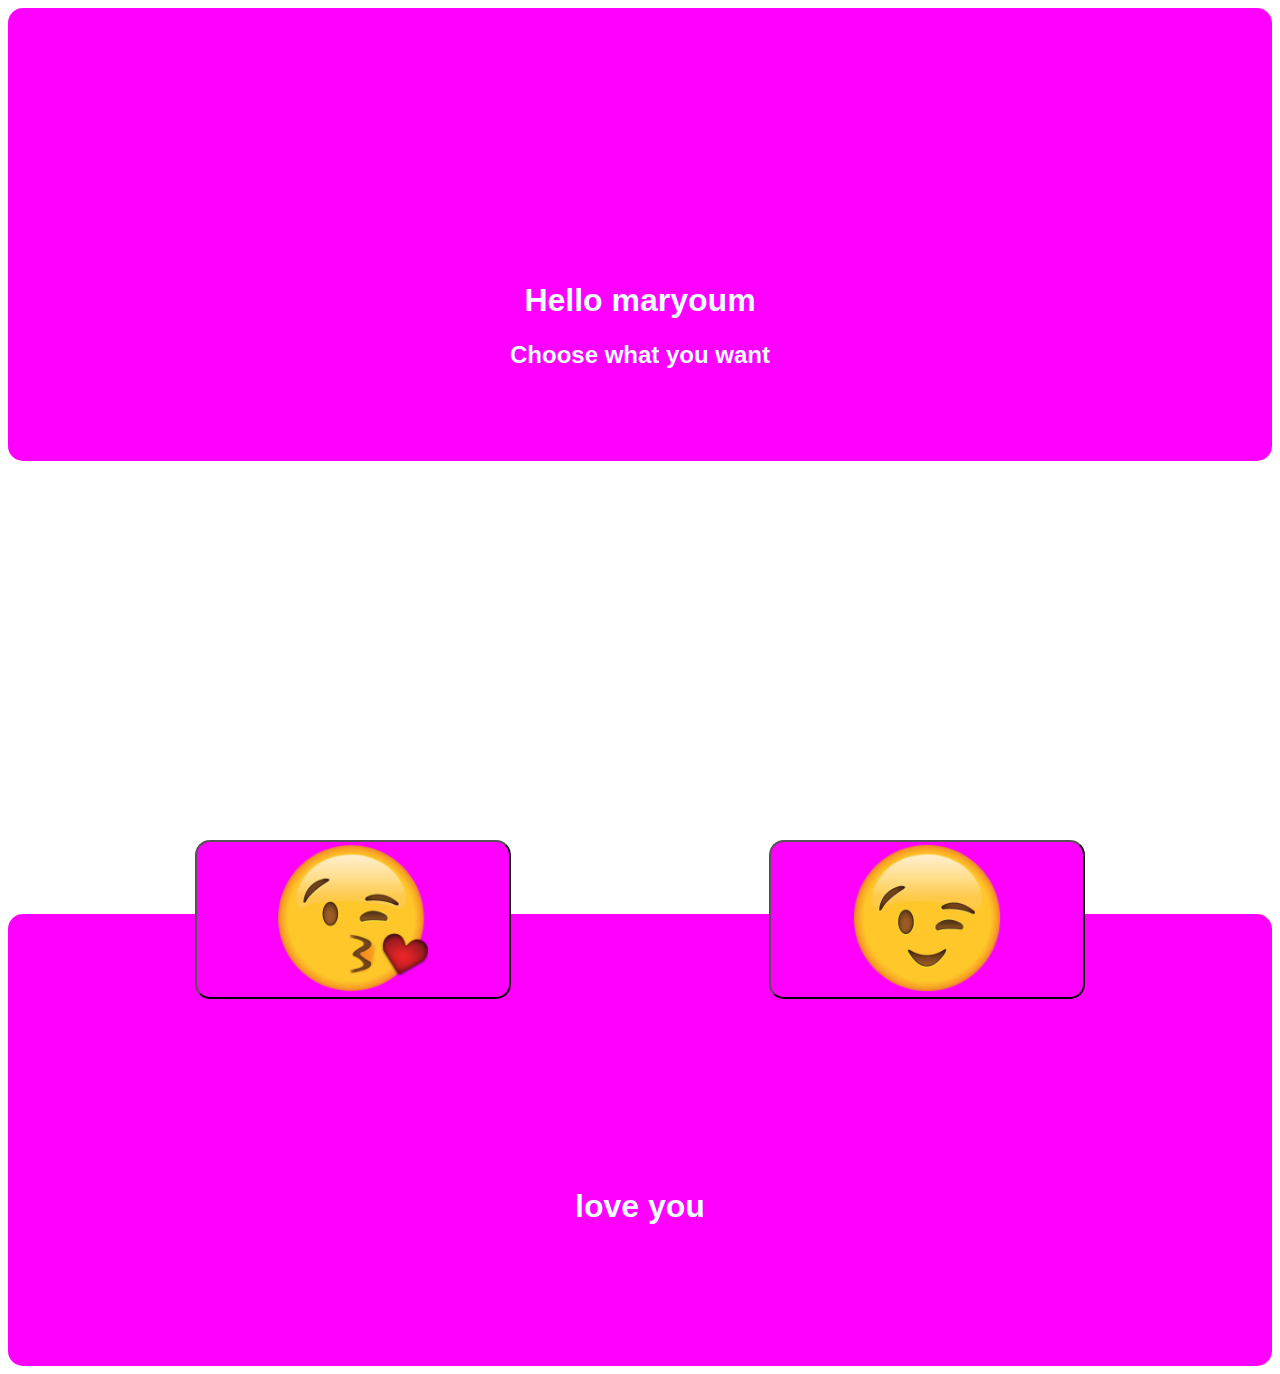
<file: index.html>
﻿<!DOCTYPE html>

<html lang="en" xmlns="http://www.w3.org/1999/xhtml">
<head>
    <meta charset="utf-8" />
    <title>Hello Maryuom</title>
    <link rel="stylesheet" type="text/css" href="StyleSheet1.css" />
</head>
<body>
    <div class="top">
        <h1>Hello maryoum</h1>
        <h2>Choose what you want</h2>
    </div>
    <div class="mid">
        <button  ><a href="./kiss.html"><img src="./images/Blow Kiss Emoji.png"  /></a></button>
        <button><a href="./wink.html"><img src="./images/Wink Emoji.png" /></a></button>

    </div>
    <div class="bot">
        <h1>love you</h1>
    </div>
</body>
</html>
</file>
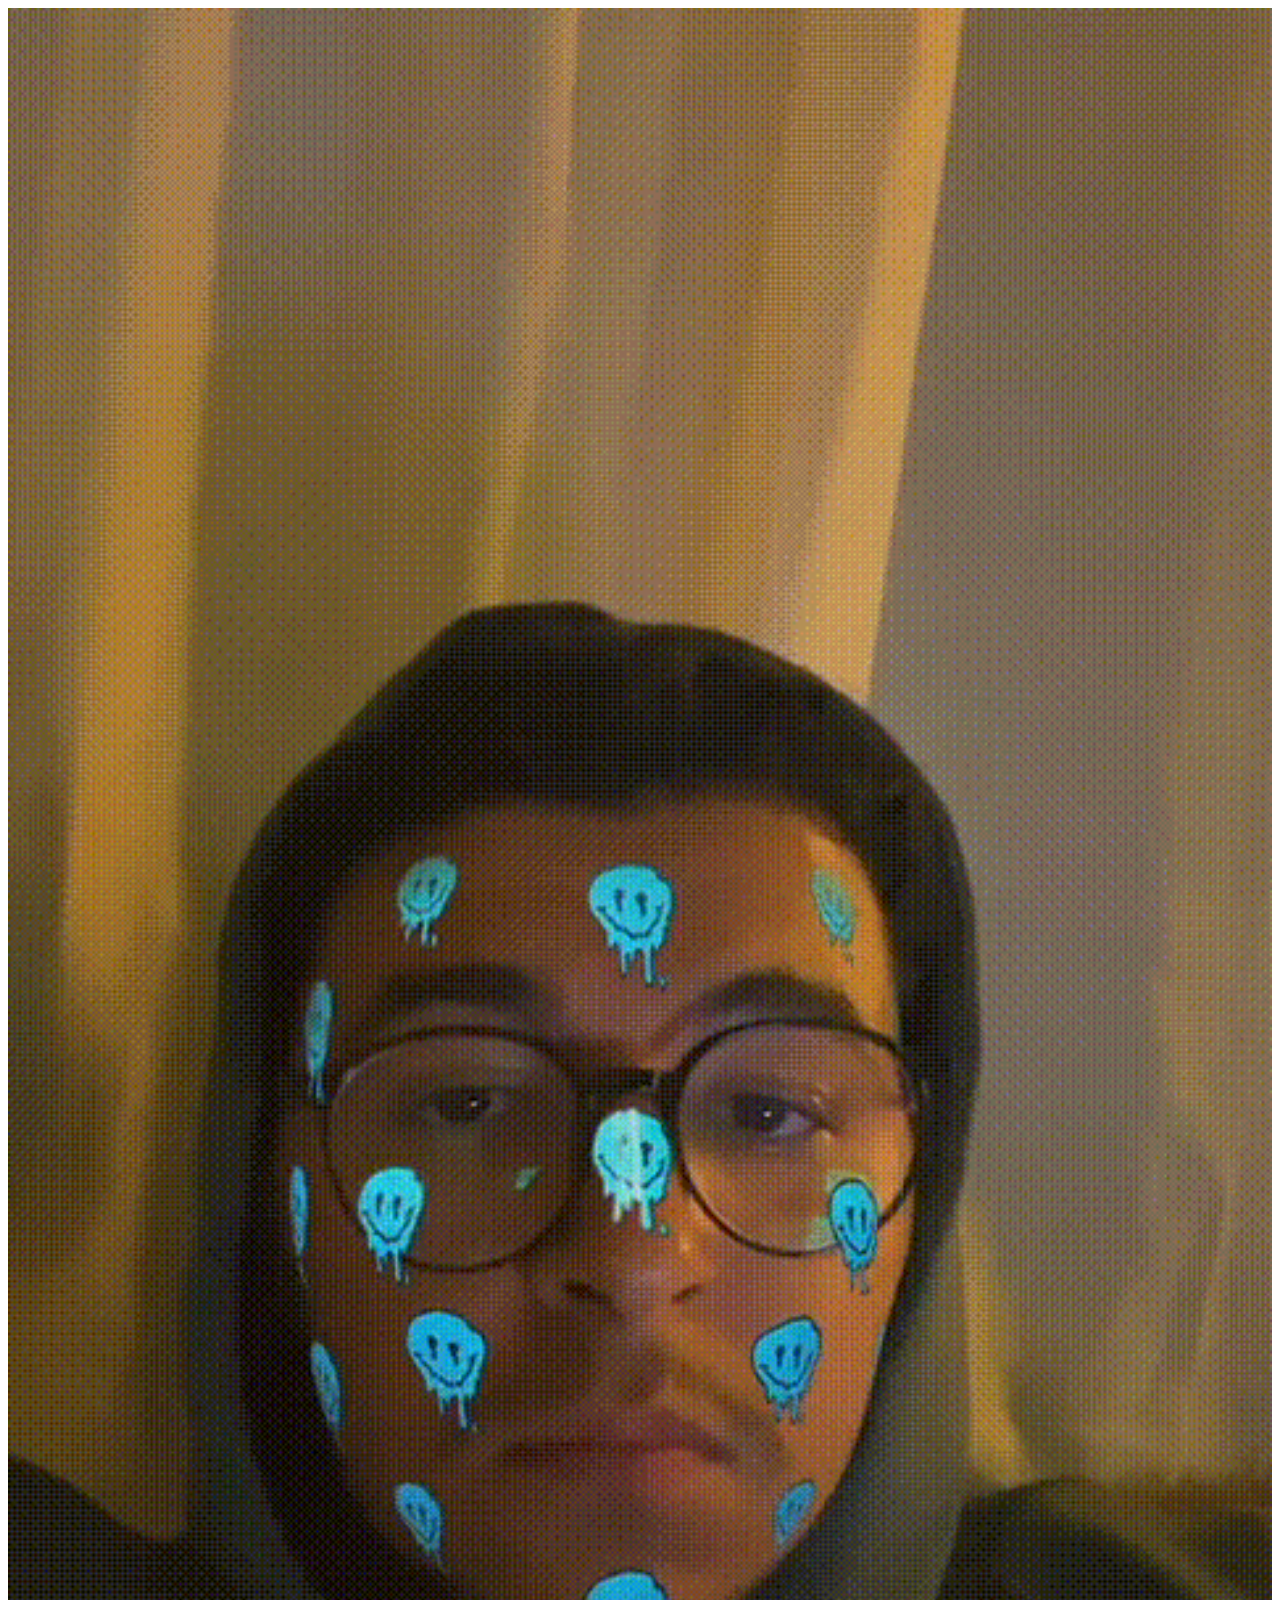
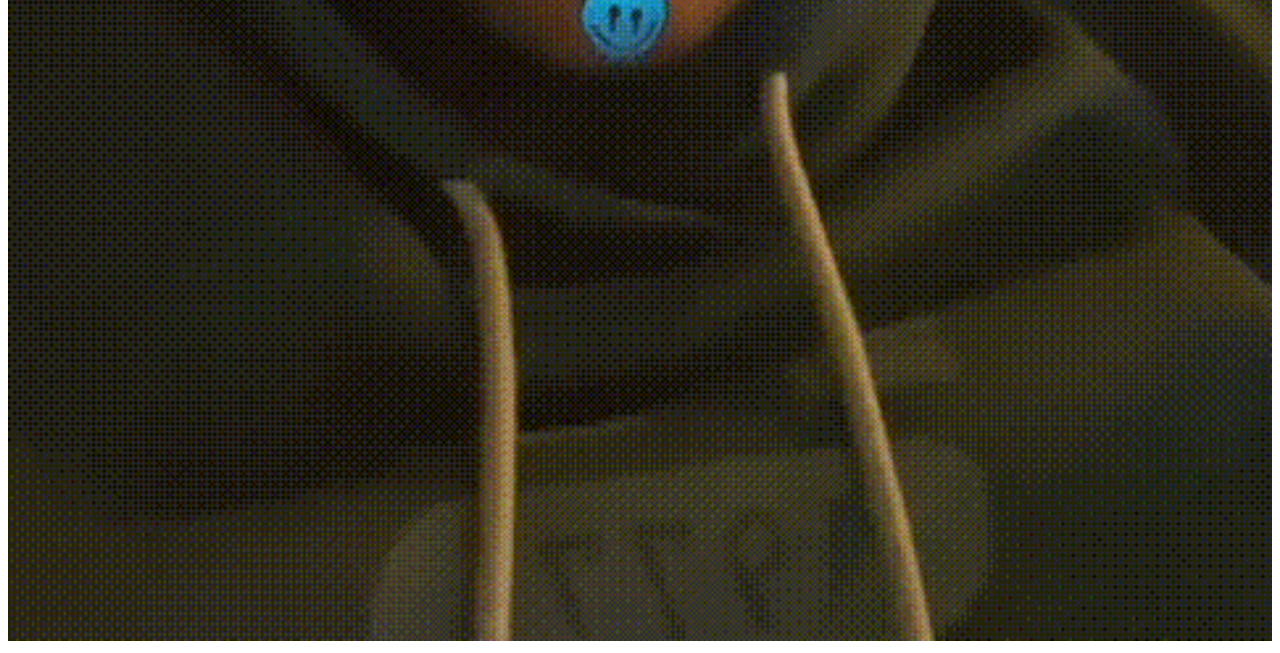
<file: kiss.html>
﻿<!DOCTYPE html>

<html lang="en" xmlns="http://www.w3.org/1999/xhtml">
<head>
    <meta charset="utf-8" />
    <title></title>
</head>
<body>
    <img width=" 100%" src="./images/kiss.gif" />
</body>
</html>
</file>
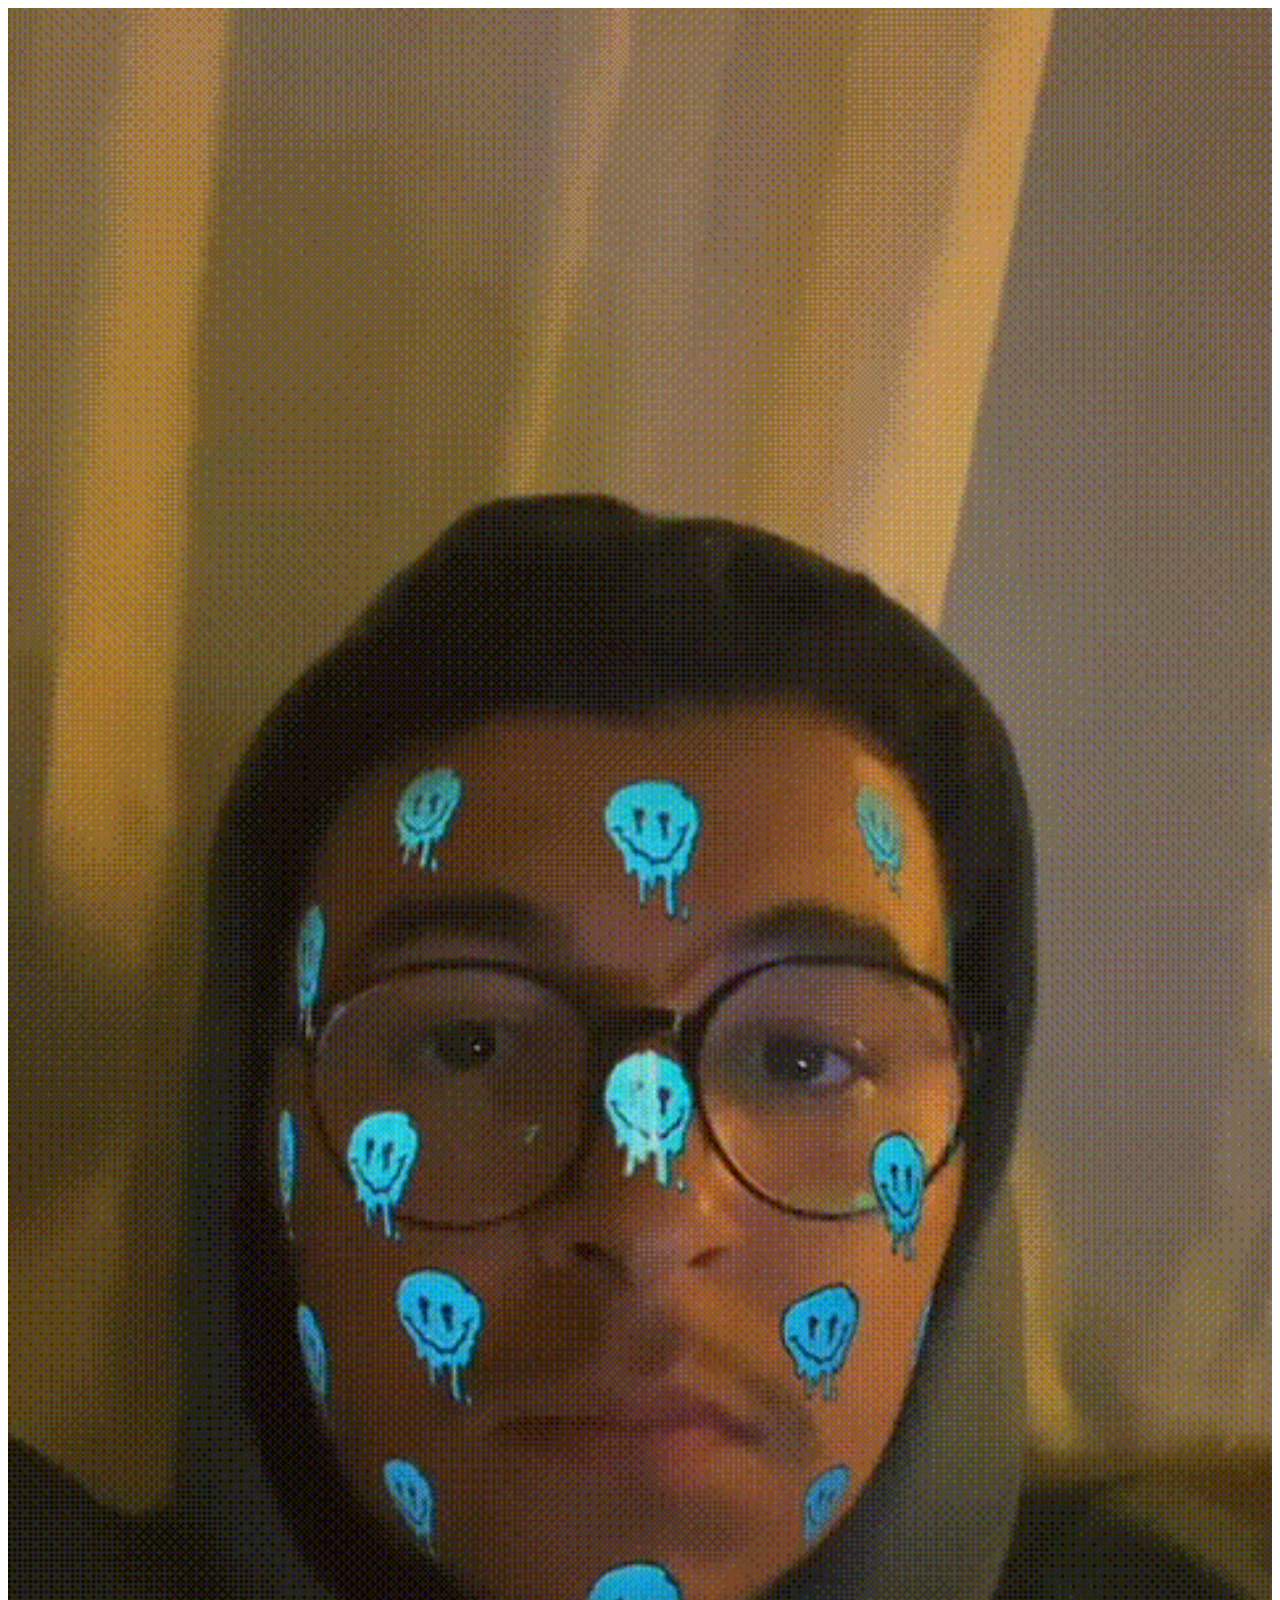
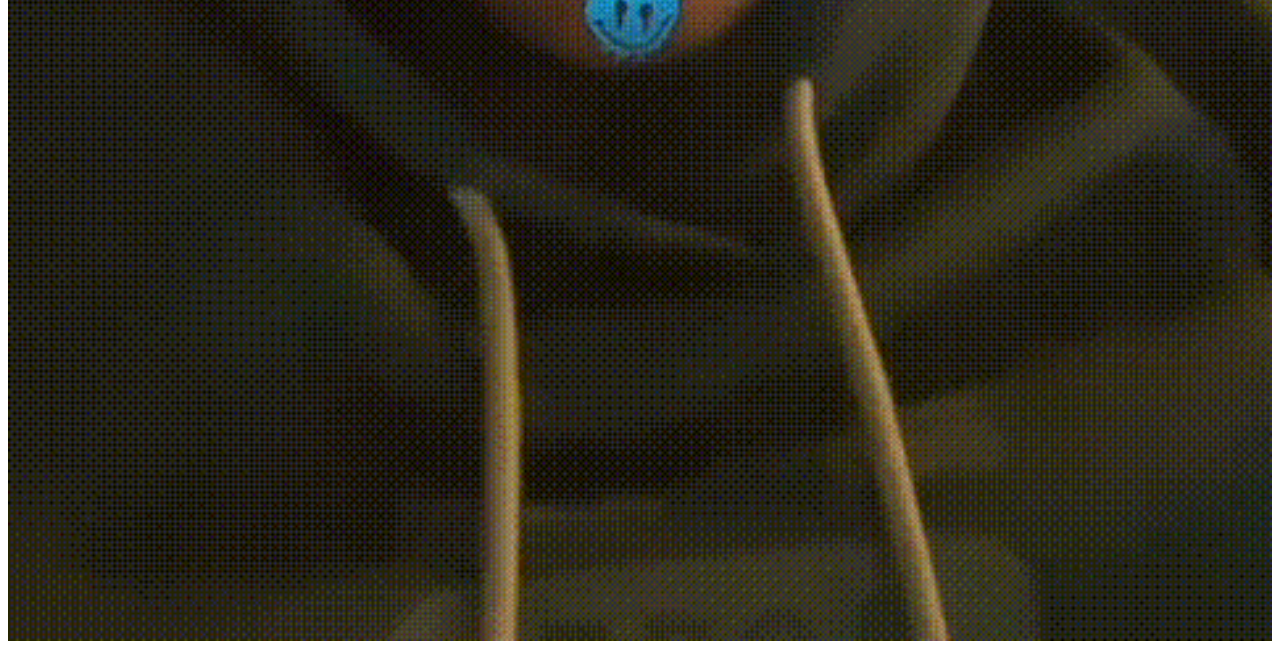
<file: wink.html>
﻿<!DOCTYPE html>

<html lang="en" xmlns="http://www.w3.org/1999/xhtml">
<head>
    <meta charset="utf-8" />
    <title></title>
</head>
<body>
    <img width=" 100%" src="./images/wink.gif" />
</body>
</html>
</file>
<file: StyleSheet1.css>
﻿body
{
    font-family:'Gill Sans', 'Gill Sans MT', Calibri, 'Trebuchet MS', sans-serif;
}
.top {
    height: 200px;
    background-color: fuchsia;
    text-align: center;
    color: azure;
    border-radius: 15px;
    padding-top: 20%;
}
.mid {
    height: 200px;
    text-align: center;
    padding-top: 20%;
}
.bot {
    height: 200px;
    background-color: fuchsia;
    text-align: center;
    color: azure;
    border-radius: 15px;
    padding-top: 20%;
}
button {
    background-color: fuchsia;
    text-align: center;
    width: 25%;
    border-radius: 15px;
    margin: 10%;
}
img {
    height: 18%;
    width: 50%;
}
</file>
